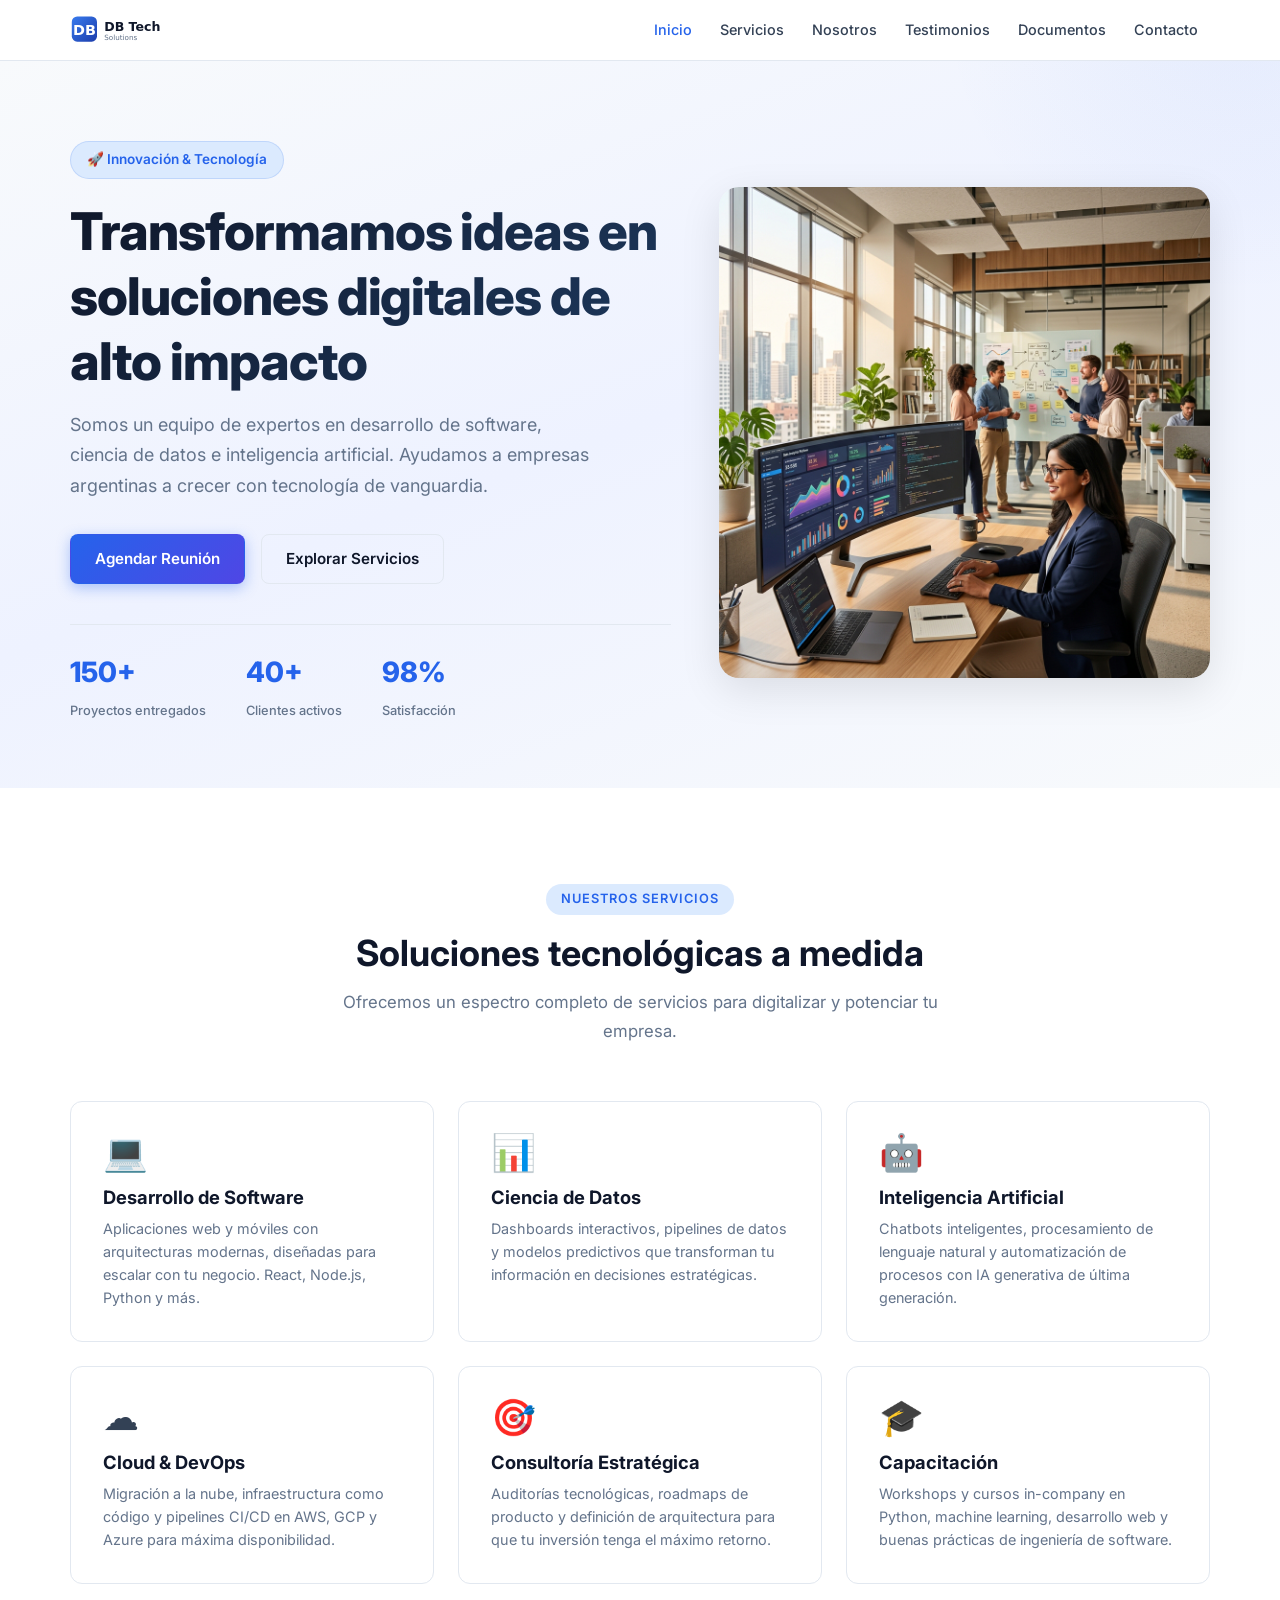
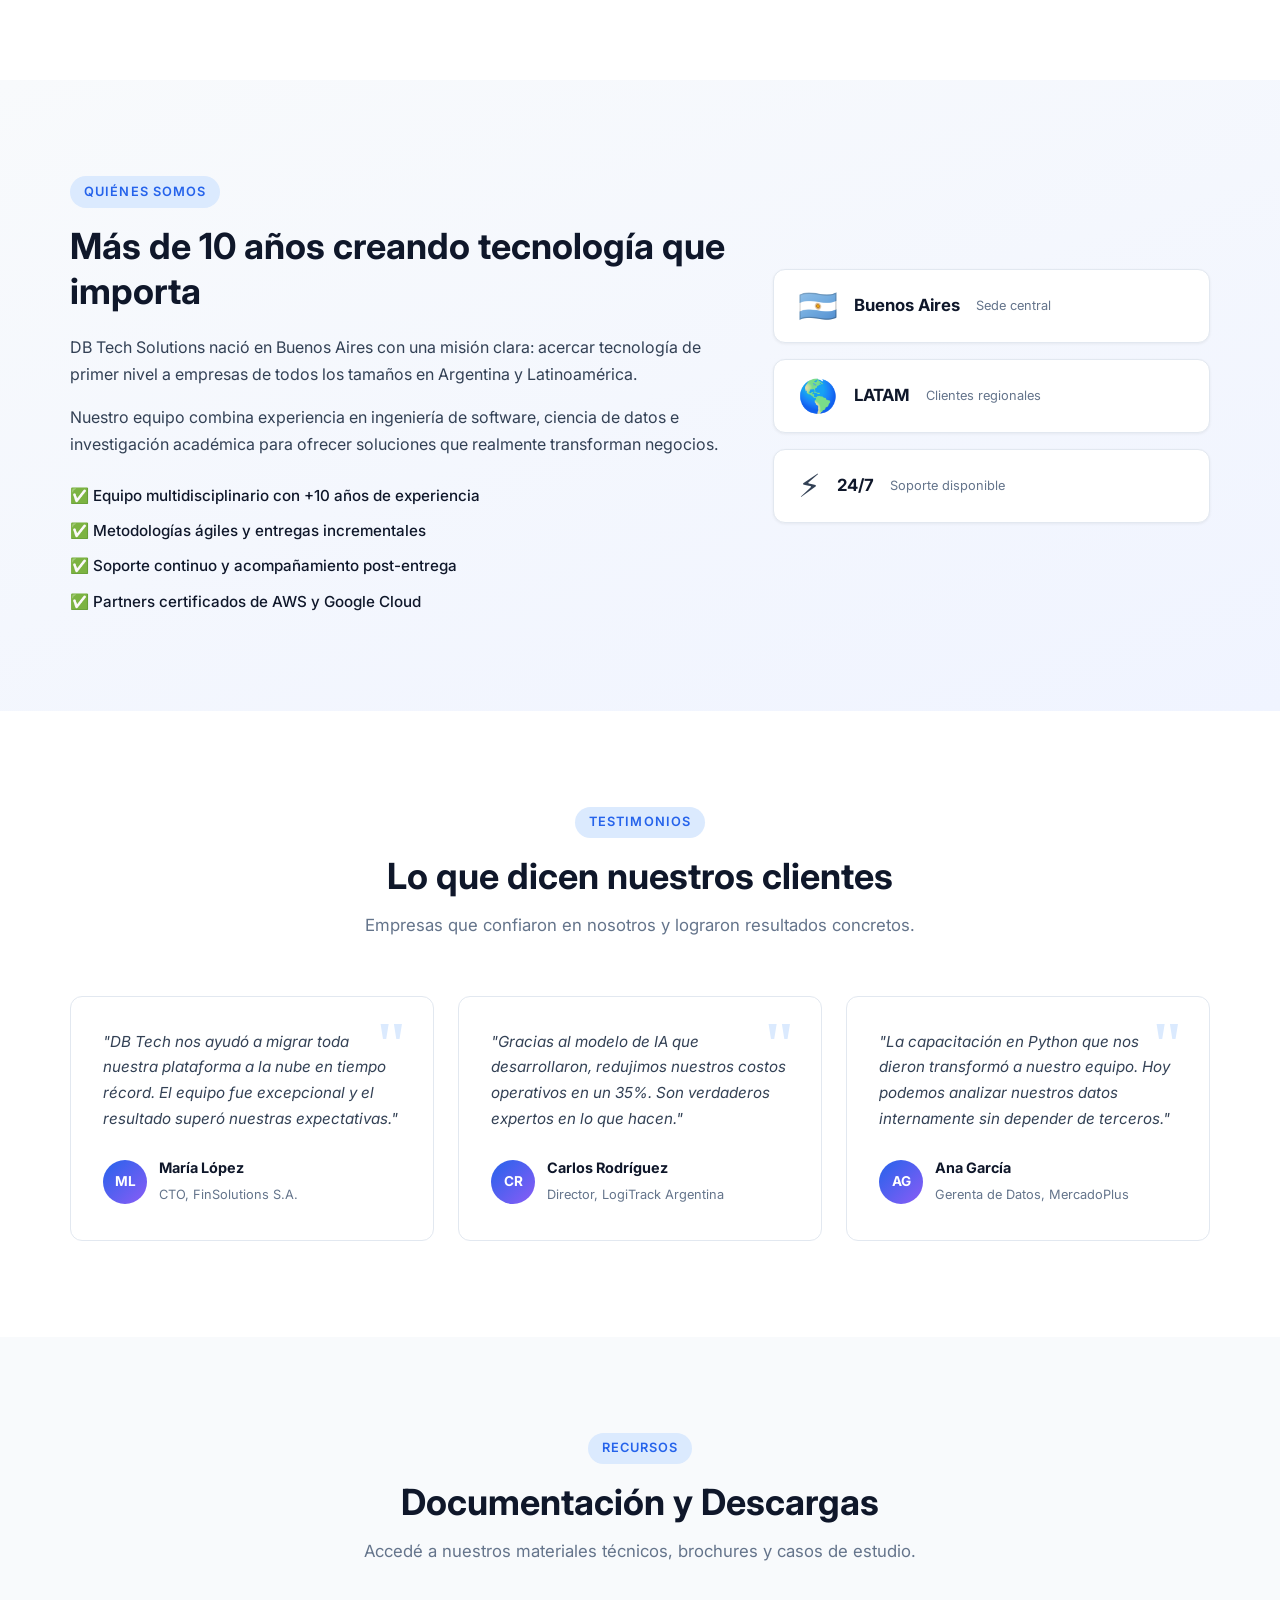
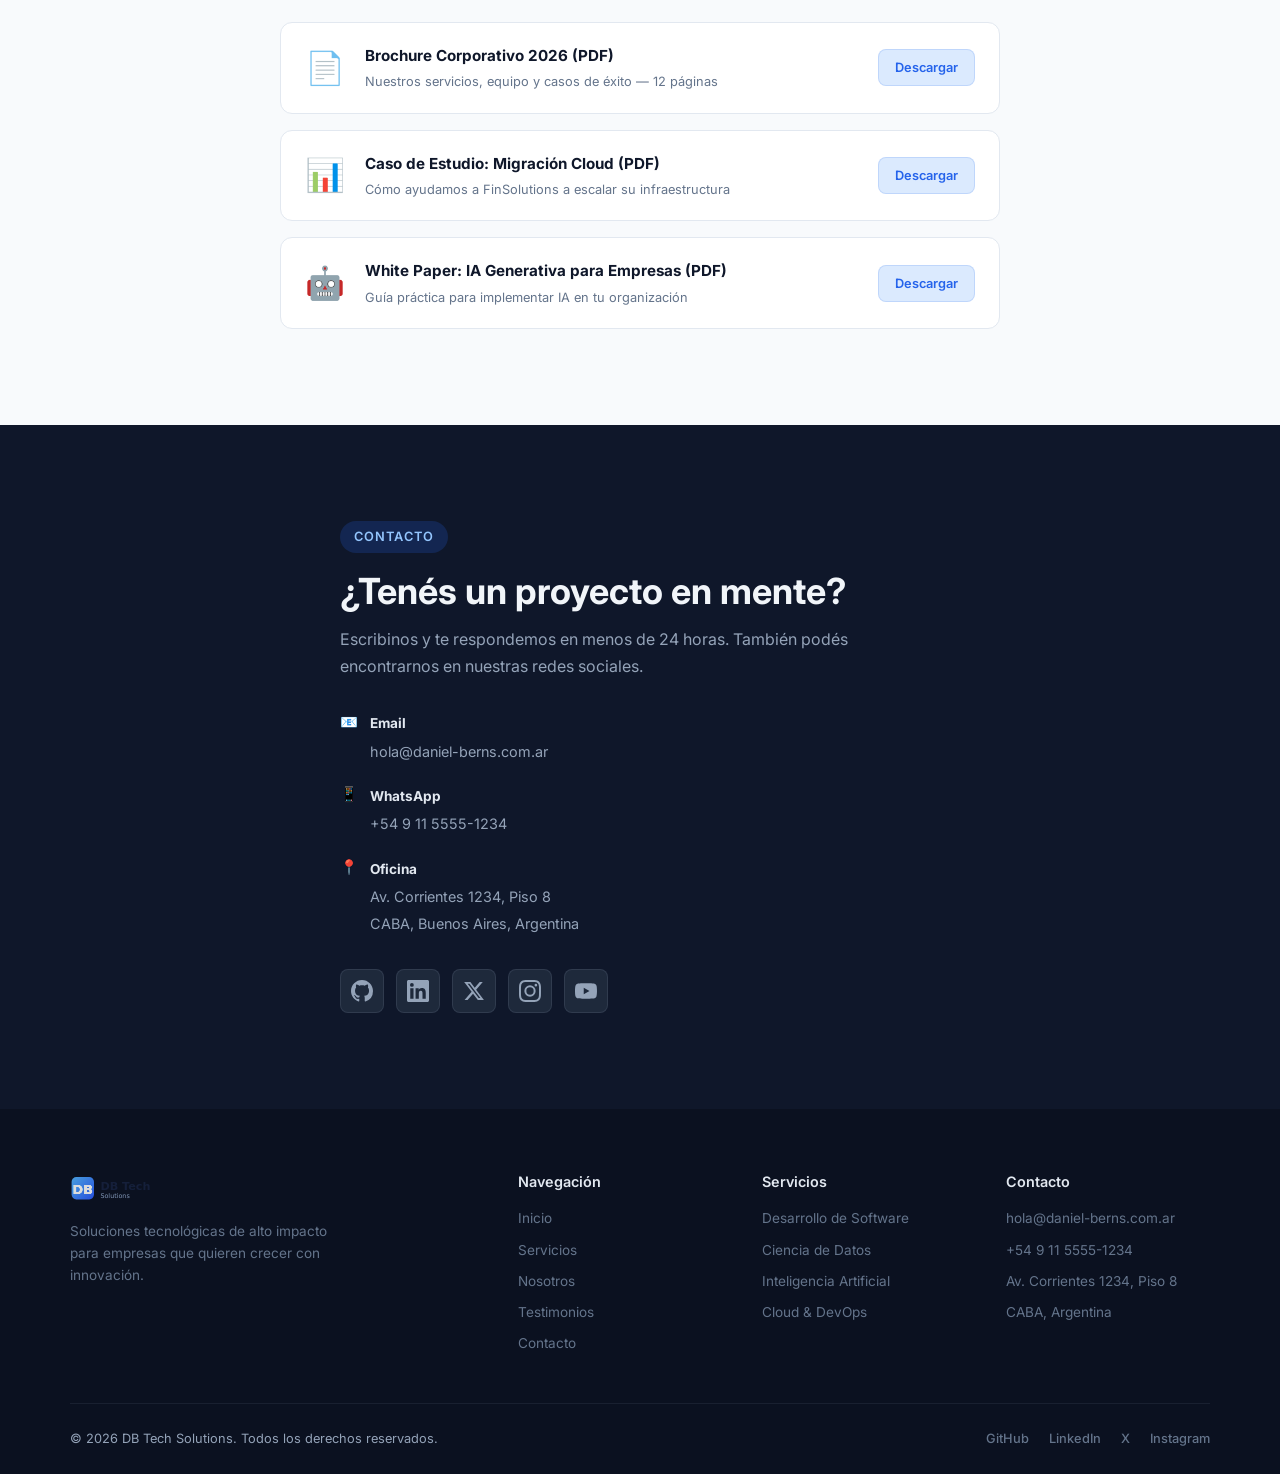
<file: index.html>
<!DOCTYPE html>
<html lang="es">
<head>
    <meta charset="UTF-8">
    <meta name="viewport" content="width=device-width, initial-scale=1.0">
    <title>DB Tech Solutions | Consultoría Tecnológica en Buenos Aires</title>
    <meta name="description" content="Soluciones de software a medida, consultoría en datos e inteligencia artificial para empresas argentinas. Transformá tu negocio con tecnología.">

    <!-- Open Graph / WhatsApp / Social Media Meta Tags -->
    <meta property="og:type" content="website">
    <meta property="og:url" content="https://www.daniel-berns.com.ar/">
    <meta property="og:title" content="DB Tech Solutions | Consultoría Tecnológica">
    <meta property="og:description" content="Desarrollo de software, análisis de datos e IA para empresas que quieren crecer con tecnología.">
    <meta property="og:image" content="https://www.daniel-berns.com.ar/assets/images/og-image.png">
    <meta property="og:image:width" content="1200">
    <meta property="og:image:height" content="630">
    <meta property="og:locale" content="es_AR">
    <meta property="og:site_name" content="DB Tech Solutions">

    <!-- Twitter Card Meta Tags -->
    <meta name="twitter:card" content="summary_large_image">
    <meta name="twitter:title" content="DB Tech Solutions | Consultoría Tecnológica">
    <meta name="twitter:description" content="Desarrollo de software, análisis de datos e IA para empresas argentinas.">
    <meta name="twitter:image" content="https://www.daniel-berns.com.ar/assets/images/og-image.png">

    <!-- Favicons -->
    <link rel="icon" href="assets/images/favicon.png" type="image/png">
    <link rel="icon" href="assets/images/favicon.svg" type="image/svg+xml">

    <!-- Google Fonts: Inter -->
    <link rel="preconnect" href="https://fonts.googleapis.com">
    <link rel="preconnect" href="https://fonts.gstatic.com" crossorigin>
    <link href="https://fonts.googleapis.com/css2?family=Inter:wght@400;500;600;700;800&display=swap" rel="stylesheet">

    <!-- Stylesheet -->
    <link rel="stylesheet" href="assets/css/style.css">

    <!-- JavaScript (Deferred) -->
    <script src="assets/js/main.js" defer></script>
</head>
<body>

    <!-- Header / Nav -->
    <header class="site-header" id="site-header">
        <div class="container">
            <a href="#" class="logo" aria-label="DB Tech Solutions — Inicio">
                <img src="assets/images/logo.svg" alt="DB Tech Solutions" width="180" height="40">
            </a>

            <!-- Mobile menu toggle -->
            <button class="nav-toggle" id="nav-toggle" aria-label="Abrir menú" aria-expanded="false">
                <span class="hamburger"></span>
            </button>

            <nav class="main-nav" id="main-nav">
                <ul>
                    <li><a href="#inicio">Inicio</a></li>
                    <li><a href="#servicios">Servicios</a></li>
                    <li><a href="#nosotros">Nosotros</a></li>
                    <li><a href="#testimonios">Testimonios</a></li>
                    <li><a href="#recursos">Documentos</a></li>
                    <li><a href="#contacto">Contacto</a></li>
                </ul>
            </nav>
        </div>
    </header>

    <main>
        <!-- Hero Section -->
        <section id="inicio" class="hero-section">
            <div class="container hero-content">
                <div class="hero-text">
                    <span class="hero-badge">🚀 Innovación & Tecnología</span>
                    <h1>Transformamos ideas en soluciones digitales de alto impacto</h1>
                    <p>Somos un equipo de expertos en desarrollo de software, ciencia de datos e inteligencia artificial. Ayudamos a empresas argentinas a crecer con tecnología de vanguardia.</p>
                    <div class="hero-actions">
                        <a href="#contacto" class="btn btn-primary">Agendar Reunión</a>
                        <a href="#servicios" class="btn btn-outline">Explorar Servicios</a>
                    </div>
                    <div class="hero-stats">
                        <div class="stat">
                            <strong>150+</strong>
                            <span>Proyectos entregados</span>
                        </div>
                        <div class="stat">
                            <strong>40+</strong>
                            <span>Clientes activos</span>
                        </div>
                        <div class="stat">
                            <strong>98%</strong>
                            <span>Satisfacción</span>
                        </div>
                    </div>
                </div>
                <div class="hero-media">
                    <img src="assets/images/og-image.png" alt="Equipo de DB Tech Solutions trabajando en un proyecto" width="600" height="400" loading="eager">
                </div>
            </div>
        </section>

        <!-- Services / Features Section -->
        <section id="servicios" class="features-section">
            <div class="container">
                <div class="section-header">
                    <span class="section-tag">Nuestros Servicios</span>
                    <h2>Soluciones tecnológicas a medida</h2>
                    <p class="section-desc">Ofrecemos un espectro completo de servicios para digitalizar y potenciar tu empresa.</p>
                </div>
                <div class="features-grid">
                    <article class="feature-card" id="feature-software">
                        <div class="feature-icon">💻</div>
                        <h3>Desarrollo de Software</h3>
                        <p>Aplicaciones web y móviles con arquitecturas modernas, diseñadas para escalar con tu negocio. React, Node.js, Python y más.</p>
                    </article>
                    <article class="feature-card" id="feature-data">
                        <div class="feature-icon">📊</div>
                        <h3>Ciencia de Datos</h3>
                        <p>Dashboards interactivos, pipelines de datos y modelos predictivos que transforman tu información en decisiones estratégicas.</p>
                    </article>
                    <article class="feature-card" id="feature-ai">
                        <div class="feature-icon">🤖</div>
                        <h3>Inteligencia Artificial</h3>
                        <p>Chatbots inteligentes, procesamiento de lenguaje natural y automatización de procesos con IA generativa de última generación.</p>
                    </article>
                    <article class="feature-card" id="feature-cloud">
                        <div class="feature-icon">☁️</div>
                        <h3>Cloud & DevOps</h3>
                        <p>Migración a la nube, infraestructura como código y pipelines CI/CD en AWS, GCP y Azure para máxima disponibilidad.</p>
                    </article>
                    <article class="feature-card" id="feature-consulting">
                        <div class="feature-icon">🎯</div>
                        <h3>Consultoría Estratégica</h3>
                        <p>Auditorías tecnológicas, roadmaps de producto y definición de arquitectura para que tu inversión tenga el máximo retorno.</p>
                    </article>
                    <article class="feature-card" id="feature-training">
                        <div class="feature-icon">🎓</div>
                        <h3>Capacitación</h3>
                        <p>Workshops y cursos in-company en Python, machine learning, desarrollo web y buenas prácticas de ingeniería de software.</p>
                    </article>
                </div>
            </div>
        </section>

        <!-- About Section -->
        <section id="nosotros" class="about-section">
            <div class="container about-content">
                <div class="about-text">
                    <span class="section-tag">Quiénes Somos</span>
                    <h2>Más de 10 años creando tecnología que importa</h2>
                    <p>DB Tech Solutions nació en Buenos Aires con una misión clara: acercar tecnología de primer nivel a empresas de todos los tamaños en Argentina y Latinoamérica.</p>
                    <p>Nuestro equipo combina experiencia en ingeniería de software, ciencia de datos e investigación académica para ofrecer soluciones que realmente transforman negocios.</p>
                    <ul class="about-list">
                        <li>✅ Equipo multidisciplinario con +10 años de experiencia</li>
                        <li>✅ Metodologías ágiles y entregas incrementales</li>
                        <li>✅ Soporte continuo y acompañamiento post-entrega</li>
                        <li>✅ Partners certificados de AWS y Google Cloud</li>
                    </ul>
                </div>
                <div class="about-visual">
                    <div class="about-card-stack">
                        <div class="mini-card mc-1">
                            <span class="mc-emoji">🇦🇷</span>
                            <strong>Buenos Aires</strong>
                            <span>Sede central</span>
                        </div>
                        <div class="mini-card mc-2">
                            <span class="mc-emoji">🌎</span>
                            <strong>LATAM</strong>
                            <span>Clientes regionales</span>
                        </div>
                        <div class="mini-card mc-3">
                            <span class="mc-emoji">⚡</span>
                            <strong>24/7</strong>
                            <span>Soporte disponible</span>
                        </div>
                    </div>
                </div>
            </div>
        </section>

        <!-- Testimonials Section -->
        <section id="testimonios" class="testimonials-section">
            <div class="container">
                <div class="section-header">
                    <span class="section-tag">Testimonios</span>
                    <h2>Lo que dicen nuestros clientes</h2>
                    <p class="section-desc">Empresas que confiaron en nosotros y lograron resultados concretos.</p>
                </div>
                <div class="testimonials-grid">
                    <blockquote class="testimonial-card" id="testimonial-1">
                        <p class="testimonial-text">"DB Tech nos ayudó a migrar toda nuestra plataforma a la nube en tiempo récord. El equipo fue excepcional y el resultado superó nuestras expectativas."</p>
                        <footer class="testimonial-author">
                            <div class="author-avatar">ML</div>
                            <div>
                                <strong>María López</strong>
                                <span>CTO, FinSolutions S.A.</span>
                            </div>
                        </footer>
                    </blockquote>
                    <blockquote class="testimonial-card" id="testimonial-2">
                        <p class="testimonial-text">"Gracias al modelo de IA que desarrollaron, redujimos nuestros costos operativos en un 35%. Son verdaderos expertos en lo que hacen."</p>
                        <footer class="testimonial-author">
                            <div class="author-avatar">CR</div>
                            <div>
                                <strong>Carlos Rodríguez</strong>
                                <span>Director, LogiTrack Argentina</span>
                            </div>
                        </footer>
                    </blockquote>
                    <blockquote class="testimonial-card" id="testimonial-3">
                        <p class="testimonial-text">"La capacitación en Python que nos dieron transformó a nuestro equipo. Hoy podemos analizar nuestros datos internamente sin depender de terceros."</p>
                        <footer class="testimonial-author">
                            <div class="author-avatar">AG</div>
                            <div>
                                <strong>Ana García</strong>
                                <span>Gerenta de Datos, MercadoPlus</span>
                            </div>
                        </footer>
                    </blockquote>
                </div>
            </div>
        </section>

        <!-- Downloads / PDFs Section -->
        <section id="recursos" class="resources-section">
            <div class="container">
                <div class="section-header">
                    <span class="section-tag">Recursos</span>
                    <h2>Documentación y Descargas</h2>
                    <p class="section-desc">Accedé a nuestros materiales técnicos, brochures y casos de estudio.</p>
                </div>

                <div class="resources-list">
                    <a href="docs/pdf/documento-ejemplo.pdf" class="resource-item" download target="_blank" rel="noopener" id="resource-brochure">
                        <span class="file-icon">📄</span>
                        <div class="file-info">
                            <strong>Brochure Corporativo 2026 (PDF)</strong>
                            <small>Nuestros servicios, equipo y casos de éxito — 12 páginas</small>
                        </div>
                        <span class="download-btn">Descargar</span>
                    </a>
                    <a href="docs/pdf/documento-ejemplo.pdf" class="resource-item" download target="_blank" rel="noopener" id="resource-casestudy">
                        <span class="file-icon">📊</span>
                        <div class="file-info">
                            <strong>Caso de Estudio: Migración Cloud (PDF)</strong>
                            <small>Cómo ayudamos a FinSolutions a escalar su infraestructura</small>
                        </div>
                        <span class="download-btn">Descargar</span>
                    </a>
                    <a href="docs/pdf/documento-ejemplo.pdf" class="resource-item" download target="_blank" rel="noopener" id="resource-whitepaper">
                        <span class="file-icon">🤖</span>
                        <div class="file-info">
                            <strong>White Paper: IA Generativa para Empresas (PDF)</strong>
                            <small>Guía práctica para implementar IA en tu organización</small>
                        </div>
                        <span class="download-btn">Descargar</span>
                    </a>
                </div>
            </div>
        </section>

        <!-- Contact Section -->
        <section id="contacto" class="contact-section">
            <div class="container">
                <div class="contact-wrapper">
                    <div class="contact-info">
                        <span class="section-tag">Contacto</span>
                        <h2>¿Tenés un proyecto en mente?</h2>
                        <p>Escribinos y te respondemos en menos de 24 horas. También podés encontrarnos en nuestras redes sociales.</p>

                        <div class="contact-details">
                            <div class="contact-item">
                                <span class="contact-icon">📧</span>
                                <div>
                                    <strong>Email</strong>
                                    <a href="mailto:hola@daniel-berns.com.ar">hola@daniel-berns.com.ar</a>
                                </div>
                            </div>
                            <div class="contact-item">
                                <span class="contact-icon">📱</span>
                                <div>
                                    <strong>WhatsApp</strong>
                                    <a href="https://wa.me/5491155551234" target="_blank" rel="noopener">+54 9 11 5555-1234</a>
                                </div>
                            </div>
                            <div class="contact-item">
                                <span class="contact-icon">📍</span>
                                <div>
                                    <strong>Oficina</strong>
                                    <span>Av. Corrientes 1234, Piso 8<br>CABA, Buenos Aires, Argentina</span>
                                </div>
                            </div>
                        </div>

                        <!-- Social Links -->
                        <div class="social-links">
                            <a href="https://github.com/DanielBerns" target="_blank" rel="noopener" aria-label="GitHub" class="social-link" id="social-github">
                                <svg viewBox="0 0 24 24" fill="currentColor" width="22" height="22"><path d="M12 0C5.37 0 0 5.37 0 12c0 5.31 3.435 9.795 8.205 11.385.6.105.825-.255.825-.57 0-.285-.015-1.23-.015-2.235-3.015.555-3.795-.735-4.035-1.41-.135-.345-.72-1.41-1.23-1.695-.42-.225-1.02-.78-.015-.795.945-.015 1.62.87 1.845 1.23 1.08 1.815 2.805 1.305 3.495.99.105-.78.42-1.305.765-1.605-2.67-.3-5.46-1.335-5.46-5.925 0-1.305.465-2.385 1.23-3.225-.12-.3-.54-1.53.12-3.18 0 0 1.005-.315 3.3 1.23.96-.27 1.98-.405 3-.405s2.04.135 3 .405c2.295-1.56 3.3-1.23 3.3-1.23.66 1.65.24 2.88.12 3.18.765.84 1.23 1.905 1.23 3.225 0 4.605-2.805 5.625-5.475 5.925.435.375.81 1.095.81 2.22 0 1.605-.015 2.895-.015 3.3 0 .315.225.69.825.57A12.02 12.02 0 0 0 24 12c0-6.63-5.37-12-12-12z"/></svg>
                            </a>
                            <a href="https://linkedin.com/in/danielberns" target="_blank" rel="noopener" aria-label="LinkedIn" class="social-link" id="social-linkedin">
                                <svg viewBox="0 0 24 24" fill="currentColor" width="22" height="22"><path d="M20.447 20.452h-3.554v-5.569c0-1.328-.027-3.037-1.852-3.037-1.853 0-2.136 1.445-2.136 2.939v5.667H9.351V9h3.414v1.561h.046c.477-.9 1.637-1.85 3.37-1.85 3.601 0 4.267 2.37 4.267 5.455v6.286zM5.337 7.433a2.062 2.062 0 0 1-2.063-2.065 2.064 2.064 0 1 1 2.063 2.065zm1.782 13.019H3.555V9h3.564v11.452zM22.225 0H1.771C.792 0 0 .774 0 1.729v20.542C0 23.227.792 24 1.771 24h20.451C23.2 24 24 23.227 24 22.271V1.729C24 .774 23.2 0 22.222 0h.003z"/></svg>
                            </a>
                            <a href="https://twitter.com/danielberns" target="_blank" rel="noopener" aria-label="X (Twitter)" class="social-link" id="social-twitter">
                                <svg viewBox="0 0 24 24" fill="currentColor" width="22" height="22"><path d="M18.244 2.25h3.308l-7.227 8.26 8.502 11.24H16.17l-5.214-6.817L4.99 21.75H1.68l7.73-8.835L1.254 2.25H8.08l4.713 6.231zm-1.161 17.52h1.833L7.084 4.126H5.117z"/></svg>
                            </a>
                            <a href="https://instagram.com/dbtechsolutions" target="_blank" rel="noopener" aria-label="Instagram" class="social-link" id="social-instagram">
                                <svg viewBox="0 0 24 24" fill="currentColor" width="22" height="22"><path d="M12 2.163c3.204 0 3.584.012 4.85.07 3.252.148 4.771 1.691 4.919 4.919.058 1.265.069 1.645.069 4.849 0 3.205-.012 3.584-.069 4.849-.149 3.225-1.664 4.771-4.919 4.919-1.266.058-1.644.07-4.85.07-3.204 0-3.584-.012-4.849-.07-3.26-.149-4.771-1.699-4.919-4.92-.058-1.265-.07-1.644-.07-4.849 0-3.204.013-3.583.07-4.849.149-3.227 1.664-4.771 4.919-4.919 1.266-.057 1.645-.069 4.849-.069zM12 0C8.741 0 8.333.014 7.053.072 2.695.272.273 2.69.073 7.052.014 8.333 0 8.741 0 12c0 3.259.014 3.668.072 4.948.2 4.358 2.618 6.78 6.98 6.98C8.333 23.986 8.741 24 12 24c3.259 0 3.668-.014 4.948-.072 4.354-.2 6.782-2.618 6.979-6.98.059-1.28.073-1.689.073-4.948 0-3.259-.014-3.667-.072-4.947-.196-4.354-2.617-6.78-6.979-6.98C15.668.014 15.259 0 12 0zm0 5.838a6.162 6.162 0 1 0 0 12.324 6.162 6.162 0 0 0 0-12.324zM12 16a4 4 0 1 1 0-8 4 4 0 0 1 0 8zm6.406-11.845a1.44 1.44 0 1 0 0 2.881 1.44 1.44 0 0 0 0-2.881z"/></svg>
                            </a>
                            <a href="https://youtube.com/@dbtechsolutions" target="_blank" rel="noopener" aria-label="YouTube" class="social-link" id="social-youtube">
                                <svg viewBox="0 0 24 24" fill="currentColor" width="22" height="22"><path d="M23.498 6.186a3.016 3.016 0 0 0-2.122-2.136C19.505 3.545 12 3.545 12 3.545s-7.505 0-9.377.505A3.017 3.017 0 0 0 .502 6.186C0 8.07 0 12 0 12s0 3.93.502 5.814a3.016 3.016 0 0 0 2.122 2.136c1.871.505 9.376.505 9.376.505s7.505 0 9.377-.505a3.015 3.015 0 0 0 2.122-2.136C24 15.93 24 12 24 12s0-3.93-.502-5.814zM9.545 15.568V8.432L15.818 12l-6.273 3.568z"/></svg>
                            </a>
                        </div>
                    </div>
            </div>
        </section>
    </main>

    <!-- Footer -->
    <footer class="site-footer">
        <div class="container">
            <div class="footer-grid">
                <div class="footer-brand">
                    <img src="assets/images/logo.svg" alt="DB Tech Solutions" width="160" height="36" class="footer-logo">
                    <p>Soluciones tecnológicas de alto impacto para empresas que quieren crecer con innovación.</p>
                </div>
                <div class="footer-links">
                    <h4>Navegación</h4>
                    <ul>
                        <li><a href="#inicio">Inicio</a></li>
                        <li><a href="#servicios">Servicios</a></li>
                        <li><a href="#nosotros">Nosotros</a></li>
                        <li><a href="#testimonios">Testimonios</a></li>
                        <li><a href="#contacto">Contacto</a></li>
                    </ul>
                </div>
                <div class="footer-links">
                    <h4>Servicios</h4>
                    <ul>
                        <li><a href="#feature-software">Desarrollo de Software</a></li>
                        <li><a href="#feature-data">Ciencia de Datos</a></li>
                        <li><a href="#feature-ai">Inteligencia Artificial</a></li>
                        <li><a href="#feature-cloud">Cloud & DevOps</a></li>
                    </ul>
                </div>
                <div class="footer-links">
                    <h4>Contacto</h4>
                    <ul>
                        <li><a href="mailto:hola@daniel-berns.com.ar">hola@daniel-berns.com.ar</a></li>
                        <li><a href="https://wa.me/5491155551234" target="_blank" rel="noopener">+54 9 11 5555-1234</a></li>
                        <li>Av. Corrientes 1234, Piso 8</li>
                        <li>CABA, Argentina</li>
                    </ul>
                </div>
            </div>
            <div class="footer-bottom">
                <p>&copy; 2026 DB Tech Solutions. Todos los derechos reservados.</p>
                <div class="footer-social">
                    <a href="https://github.com/DanielBerns" target="_blank" rel="noopener" aria-label="GitHub">GitHub</a>
                    <a href="https://linkedin.com/in/danielberns" target="_blank" rel="noopener" aria-label="LinkedIn">LinkedIn</a>
                    <a href="https://twitter.com/danielberns" target="_blank" rel="noopener" aria-label="X">X</a>
                    <a href="https://instagram.com/dbtechsolutions" target="_blank" rel="noopener" aria-label="Instagram">Instagram</a>
                </div>
            </div>
        </div>
    </footer>

</body>
</html>
</file>
<file: assets/css/style.css>
/* ==========================================================================
 *  1. CSS Variables & Design Tokens
 *  ========================================================================== */
:root {
    /* Color Palette — curated deep blue + warm accents */
    --primary: #2563eb;
    --primary-hover: #1d4ed8;
    --primary-light: #dbeafe;
    --primary-glow: rgba(37, 99, 235, 0.15);
    --accent: #8b5cf6;
    --accent-light: #ede9fe;
    --text-dark: #0f172a;
    --text-body: #334155;
    --text-muted: #64748b;
    --bg-white: #ffffff;
    --bg-light: #f8fafc;
    --bg-dark: #0f172a;
    --bg-dark-card: #1e293b;
    --border-color: #e2e8f0;
    --border-light: #f1f5f9;
    --success: #10b981;

    /* Layout & Spacing */
    --max-width: 1140px;
    --radius: 12px;
    --radius-sm: 8px;
    --radius-lg: 20px;
    --transition: all 0.25s cubic-bezier(0.4, 0, 0.2, 1);
    --transition-slow: all 0.5s cubic-bezier(0.4, 0, 0.2, 1);
    --shadow-sm: 0 1px 3px rgba(0, 0, 0, 0.06);
    --shadow-md: 0 4px 16px rgba(0, 0, 0, 0.08);
    --shadow-lg: 0 12px 40px rgba(0, 0, 0, 0.1);
    --shadow-glow: 0 0 40px rgba(37, 99, 235, 0.15);
}

/* ==========================================================================
 *  2. Reset & Base Styles
 *  ========================================================================== */
*,
*::before,
*::after {
    box-sizing: border-box;
    margin: 0;
    padding: 0;
}

html {
    scroll-behavior: smooth;
    scroll-padding-top: 80px;
}

body {
    font-family: 'Inter', system-ui, -apple-system, BlinkMacSystemFont, "Segoe UI", Roboto, sans-serif;
    line-height: 1.7;
    color: var(--text-body);
    background-color: var(--bg-white);
    -webkit-font-smoothing: antialiased;
    -moz-osx-font-smoothing: grayscale;
    overflow-x: hidden;
}

img {
    max-width: 100%;
    height: auto;
    display: block;
}

a {
    color: var(--primary);
    text-decoration: none;
    transition: var(--transition);
}

a:hover {
    color: var(--primary-hover);
}

h1, h2, h3, h4 {
    color: var(--text-dark);
    line-height: 1.25;
    font-weight: 700;
}

/* Reusable Layout Container */
.container {
    width: 90%;
    max-width: var(--max-width);
    margin: 0 auto;
}

/* Section shared styles */
.section-header {
    text-align: center;
    max-width: 640px;
    margin: 0 auto 3.5rem;
}

.section-tag {
    display: inline-block;
    font-size: 0.8rem;
    font-weight: 600;
    text-transform: uppercase;
    letter-spacing: 0.08em;
    color: var(--primary);
    background: var(--primary-light);
    padding: 0.3rem 0.9rem;
    border-radius: 50px;
    margin-bottom: 1rem;
}

.section-header h2 {
    font-size: clamp(1.75rem, 3vw, 2.25rem);
    margin-bottom: 0.75rem;
}

.section-desc {
    color: var(--text-muted);
    font-size: 1.05rem;
}

/* ==========================================================================
 *  3. Header & Navigation
 *  ========================================================================== */
.site-header {
    position: sticky;
    top: 0;
    background-color: rgba(255, 255, 255, 0.85);
    backdrop-filter: blur(16px) saturate(180%);
    -webkit-backdrop-filter: blur(16px) saturate(180%);
    border-bottom: 1px solid var(--border-color);
    z-index: 100;
    padding: 0.75rem 0;
    transition: var(--transition);
}

.site-header.scrolled {
    box-shadow: var(--shadow-sm);
}

.site-header .container {
    display: flex;
    align-items: center;
    justify-content: space-between;
    gap: 1rem;
}

.logo img {
    display: block;
}

.main-nav ul {
    display: flex;
    list-style: none;
    gap: 0.25rem;
    align-items: center;
}

.main-nav a {
    text-decoration: none;
    color: var(--text-body);
    font-weight: 500;
    font-size: 0.9rem;
    padding: 0.5rem 0.75rem;
    border-radius: var(--radius-sm);
    transition: var(--transition);
}

.main-nav a:hover {
    color: var(--primary);
    background-color: var(--primary-light);
}

/* Hamburger button */
.nav-toggle {
    display: none;
    background: none;
    border: none;
    cursor: pointer;
    padding: 0.5rem;
    z-index: 200;
}

.hamburger,
.hamburger::before,
.hamburger::after {
    display: block;
    width: 24px;
    height: 2px;
    background-color: var(--text-dark);
    border-radius: 2px;
    transition: var(--transition);
}

.hamburger {
    position: relative;
}

.hamburger::before,
.hamburger::after {
    content: '';
    position: absolute;
    left: 0;
}

.hamburger::before {
    top: -7px;
}

.hamburger::after {
    top: 7px;
}

.nav-toggle[aria-expanded="true"] .hamburger {
    background: transparent;
}

.nav-toggle[aria-expanded="true"] .hamburger::before {
    top: 0;
    transform: rotate(45deg);
}

.nav-toggle[aria-expanded="true"] .hamburger::after {
    top: 0;
    transform: rotate(-45deg);
}

/* ==========================================================================
 *  4. Buttons
 *  ========================================================================== */
.btn {
    display: inline-flex;
    align-items: center;
    justify-content: center;
    padding: 0.7rem 1.5rem;
    border-radius: var(--radius-sm);
    font-weight: 600;
    font-size: 0.95rem;
    text-decoration: none;
    transition: var(--transition);
    cursor: pointer;
    border: 1px solid transparent;
    gap: 0.5rem;
}

.btn-sm {
    padding: 0.5rem 1rem;
    font-size: 0.85rem;
}

.btn-primary {
    background: linear-gradient(135deg, var(--primary), #4f46e5);
    color: #ffffff;
    box-shadow: 0 4px 14px rgba(37, 99, 235, 0.35);
}

.btn-primary:hover {
    background: linear-gradient(135deg, var(--primary-hover), #4338ca);
    box-shadow: 0 6px 20px rgba(37, 99, 235, 0.45);
    transform: translateY(-1px);
    color: #ffffff;
}

.btn-secondary {
    background: linear-gradient(135deg, var(--primary), #4f46e5);
    color: #ffffff;
}

.btn-secondary:hover {
    background: linear-gradient(135deg, var(--primary-hover), #4338ca);
    color: #ffffff;
    transform: translateY(-1px);
}

.btn-outline {
    border-color: var(--border-color);
    color: var(--text-dark);
    background-color: transparent;
}

.btn-outline:hover {
    background-color: var(--bg-light);
    border-color: #cbd5e1;
    color: var(--text-dark);
}

.btn-full {
    width: 100%;
}

/* ==========================================================================
 *  5. Hero Section
 *  ========================================================================== */
.hero-section {
    padding: 5rem 0 4rem;
    background: linear-gradient(160deg, var(--bg-light) 0%, #eef2ff 50%, var(--bg-light) 100%);
    position: relative;
    overflow: hidden;
}

.hero-section::before {
    content: '';
    position: absolute;
    top: -50%;
    right: -20%;
    width: 600px;
    height: 600px;
    background: radial-gradient(circle, rgba(37, 99, 235, 0.06) 0%, transparent 70%);
    border-radius: 50%;
    pointer-events: none;
}

.hero-content {
    display: grid;
    grid-template-columns: 1fr;
    gap: 3rem;
    align-items: center;
}

.hero-badge {
    display: inline-block;
    font-size: 0.85rem;
    font-weight: 600;
    color: var(--primary);
    background: var(--primary-light);
    padding: 0.4rem 1rem;
    border-radius: 50px;
    margin-bottom: 1.25rem;
    border: 1px solid rgba(37, 99, 235, 0.15);
}

.hero-text h1 {
    font-size: clamp(2.25rem, 5vw, 3.25rem);
    font-weight: 800;
    margin-bottom: 1rem;
    letter-spacing: -0.02em;
    background: linear-gradient(135deg, var(--text-dark), #1e3a5f);
    -webkit-background-clip: text;
    -webkit-text-fill-color: transparent;
    background-clip: text;
}

.hero-text p {
    font-size: 1.125rem;
    color: var(--text-muted);
    margin-bottom: 2rem;
    max-width: 520px;
}

.hero-actions {
    display: flex;
    flex-wrap: wrap;
    gap: 1rem;
    margin-bottom: 2.5rem;
}

.hero-stats {
    display: flex;
    gap: 2.5rem;
    padding-top: 1.5rem;
    border-top: 1px solid var(--border-color);
}

.hero-stats .stat strong {
    display: block;
    font-size: 1.75rem;
    font-weight: 800;
    color: var(--primary);
}

.hero-stats .stat span {
    font-size: 0.8rem;
    color: var(--text-muted);
    font-weight: 500;
}

.hero-media {
    position: relative;
}

.hero-media img {
    border-radius: var(--radius-lg);
    box-shadow: var(--shadow-lg);
    width: 100%;
    object-fit: cover;
}

/* ==========================================================================
 *  6. Features Section
 *  ========================================================================== */
.features-section {
    padding: 6rem 0;
}

.features-grid {
    display: grid;
    grid-template-columns: repeat(auto-fit, minmax(300px, 1fr));
    gap: 1.5rem;
}

.feature-card {
    padding: 2rem;
    background-color: var(--bg-white);
    border: 1px solid var(--border-color);
    border-radius: var(--radius);
    transition: var(--transition);
    position: relative;
    overflow: hidden;
}

.feature-card::after {
    content: '';
    position: absolute;
    top: 0;
    left: 0;
    right: 0;
    height: 3px;
    background: linear-gradient(90deg, var(--primary), var(--accent));
    transform: scaleX(0);
    transform-origin: left;
    transition: var(--transition-slow);
}

.feature-card:hover {
    border-color: var(--primary-light);
    box-shadow: var(--shadow-md);
    transform: translateY(-4px);
}

.feature-card:hover::after {
    transform: scaleX(1);
}

.feature-icon {
    font-size: 2.25rem;
    margin-bottom: 1rem;
    line-height: 1;
}

.feature-card h3 {
    font-size: 1.15rem;
    margin-bottom: 0.5rem;
}

.feature-card p {
    color: var(--text-muted);
    font-size: 0.9rem;
    line-height: 1.6;
}

/* ==========================================================================
 *  7. About Section
 *  ========================================================================== */
.about-section {
    padding: 6rem 0;
    background: linear-gradient(160deg, var(--bg-light), #f0f4ff);
}

.about-content {
    display: grid;
    grid-template-columns: 1fr;
    gap: 3rem;
    align-items: center;
}

.about-text .section-tag {
    margin-bottom: 1rem;
}

.about-text h2 {
    font-size: clamp(1.75rem, 3vw, 2.25rem);
    margin-bottom: 1.25rem;
}

.about-text p {
    margin-bottom: 1rem;
    color: var(--text-body);
}

.about-list {
    list-style: none;
    margin-top: 1.5rem;
    display: flex;
    flex-direction: column;
    gap: 0.6rem;
}

.about-list li {
    font-size: 0.95rem;
    font-weight: 500;
    color: var(--text-dark);
}

.about-card-stack {
    display: flex;
    flex-direction: column;
    gap: 1rem;
}

.mini-card {
    padding: 1.25rem 1.5rem;
    background: var(--bg-white);
    border: 1px solid var(--border-color);
    border-radius: var(--radius);
    display: flex;
    align-items: center;
    gap: 1rem;
    box-shadow: var(--shadow-sm);
    transition: var(--transition);
}

.mini-card:hover {
    transform: translateX(6px);
    box-shadow: var(--shadow-md);
}

.mc-emoji {
    font-size: 2rem;
    line-height: 1;
}

.mini-card strong {
    display: block;
    color: var(--text-dark);
    font-size: 1.05rem;
}

.mini-card span:last-child {
    font-size: 0.8rem;
    color: var(--text-muted);
}

/* ==========================================================================
 *  8. Testimonials Section
 *  ========================================================================== */
.testimonials-section {
    padding: 6rem 0;
}

.testimonials-grid {
    display: grid;
    grid-template-columns: repeat(auto-fit, minmax(300px, 1fr));
    gap: 1.5rem;
}

.testimonial-card {
    padding: 2rem;
    background: var(--bg-white);
    border: 1px solid var(--border-color);
    border-radius: var(--radius);
    position: relative;
    transition: var(--transition);
}

.testimonial-card:hover {
    box-shadow: var(--shadow-md);
    transform: translateY(-2px);
}

.testimonial-card::before {
    content: '"';
    position: absolute;
    top: 1rem;
    right: 1.5rem;
    font-size: 4rem;
    font-weight: 800;
    color: var(--primary-light);
    line-height: 1;
    font-family: Georgia, serif;
}

.testimonial-text {
    font-size: 0.95rem;
    color: var(--text-body);
    font-style: italic;
    margin-bottom: 1.5rem;
    line-height: 1.7;
    position: relative;
    z-index: 1;
}

.testimonial-author {
    display: flex;
    align-items: center;
    gap: 0.75rem;
}

.author-avatar {
    width: 44px;
    height: 44px;
    border-radius: 50%;
    background: linear-gradient(135deg, var(--primary), var(--accent));
    color: #fff;
    font-weight: 700;
    font-size: 0.85rem;
    display: flex;
    align-items: center;
    justify-content: center;
    flex-shrink: 0;
}

.testimonial-author strong {
    display: block;
    font-size: 0.9rem;
    color: var(--text-dark);
}

.testimonial-author span {
    font-size: 0.8rem;
    color: var(--text-muted);
}

/* ==========================================================================
 *  9. Resources & Downloads Section (PDFs)
 *  ========================================================================== */
.resources-section {
    padding: 6rem 0;
    background-color: var(--bg-light);
}

.resources-list {
    display: flex;
    flex-direction: column;
    gap: 1rem;
    max-width: 720px;
    margin: 0 auto;
}

.resource-item {
    display: flex;
    align-items: center;
    gap: 1.25rem;
    padding: 1.25rem 1.5rem;
    background-color: var(--bg-white);
    border: 1px solid var(--border-color);
    border-radius: var(--radius);
    text-decoration: none;
    color: inherit;
    transition: var(--transition);
}

.resource-item:hover {
    border-color: var(--primary);
    box-shadow: 0 4px 16px rgba(37, 99, 235, 0.1);
    transform: translateY(-2px);
    color: inherit;
}

.file-icon {
    font-size: 2rem;
    line-height: 1;
}

.file-info {
    flex: 1;
    display: flex;
    flex-direction: column;
}

.file-info strong {
    color: var(--text-dark);
    font-size: 0.95rem;
}

.file-info small {
    color: var(--text-muted);
    font-size: 0.8rem;
    margin-top: 0.15rem;
}

.download-btn {
    padding: 0.4rem 1rem;
    background: var(--primary-light);
    border: 1px solid rgba(37, 99, 235, 0.15);
    border-radius: var(--radius-sm);
    font-size: 0.8rem;
    font-weight: 600;
    color: var(--primary);
    transition: var(--transition);
    white-space: nowrap;
}

.resource-item:hover .download-btn {
    background: var(--primary);
    color: #fff;
    border-color: var(--primary);
}

/* ==========================================================================
 *  10. Contact Section
 *  ========================================================================== */
.contact-section {
    padding: 6rem 0;
    background: var(--bg-dark);
    color: #cbd5e1;
}

.contact-wrapper {
    max-width: 600px;
    margin: 0 auto;
}

.contact-info .section-tag {
    background: rgba(37, 99, 235, 0.2);
    color: #93c5fd;
}

.contact-info h2 {
    color: #f1f5f9;
    font-size: clamp(1.75rem, 3vw, 2.25rem);
    margin-bottom: 0.75rem;
}

.contact-info > p {
    color: #94a3b8;
    margin-bottom: 2rem;
}

.contact-details {
    display: flex;
    flex-direction: column;
    gap: 1.25rem;
    margin-bottom: 2rem;
}

.contact-item {
    display: flex;
    align-items: flex-start;
    gap: 0.75rem;
}

.contact-icon {
    font-size: 1.5rem;
    line-height: 1;
    flex-shrink: 0;
    margin-top: 0.15rem;
}

.contact-item strong {
    display: block;
    color: #e2e8f0;
    font-size: 0.85rem;
    margin-bottom: 0.15rem;
}

.contact-item a,
.contact-item span {
    color: #94a3b8;
    font-size: 0.9rem;
}

.contact-item a:hover {
    color: #93c5fd;
}

/* Social Links */
.social-links {
    display: flex;
    gap: 0.75rem;
}

.social-link {
    width: 44px;
    height: 44px;
    display: flex;
    align-items: center;
    justify-content: center;
    border-radius: var(--radius-sm);
    background: var(--bg-dark-card);
    color: #94a3b8;
    border: 1px solid rgba(148, 163, 184, 0.15);
    transition: var(--transition);
}

.social-link:hover {
    background: var(--primary);
    color: #fff;
    border-color: var(--primary);
    transform: translateY(-2px);
    box-shadow: 0 4px 12px rgba(37, 99, 235, 0.3);
}

/* Contact Form */
.contact-form {
    background: var(--bg-dark-card);
    padding: 2.5rem;
    border-radius: var(--radius-lg);
    border: 1px solid rgba(148, 163, 184, 0.1);
}

.form-group {
    margin-bottom: 1.25rem;
}

.form-group label {
    display: block;
    font-size: 0.85rem;
    font-weight: 600;
    color: #e2e8f0;
    margin-bottom: 0.4rem;
}

.form-group label small {
    font-weight: 400;
    color: #64748b;
}

.form-group input,
.form-group textarea {
    width: 100%;
    padding: 0.75rem 1rem;
    border: 1px solid rgba(148, 163, 184, 0.2);
    border-radius: var(--radius-sm);
    background: rgba(15, 23, 42, 0.6);
    color: #e2e8f0;
    font-family: inherit;
    font-size: 0.9rem;
    transition: var(--transition);
}

.form-group input::placeholder,
.form-group textarea::placeholder {
    color: #475569;
}

.form-group input:focus,
.form-group textarea:focus {
    outline: none;
    border-color: var(--primary);
    box-shadow: 0 0 0 3px rgba(37, 99, 235, 0.15);
}

.form-group textarea {
    resize: vertical;
    min-height: 120px;
}

.form-note {
    text-align: center;
    font-size: 0.8rem;
    color: #64748b;
    margin-top: 1rem;
}

/* ==========================================================================
 *  11. Footer
 *  ========================================================================== */
.site-footer {
    background: #0b1120;
    color: #94a3b8;
    padding: 4rem 0 0;
}

.footer-grid {
    display: grid;
    grid-template-columns: 2fr 1fr 1fr 1fr;
    gap: 2.5rem;
    padding-bottom: 3rem;
    border-bottom: 1px solid rgba(148, 163, 184, 0.1);
}

.footer-brand p {
    margin-top: 1rem;
    font-size: 0.85rem;
    color: #64748b;
    max-width: 280px;
    line-height: 1.6;
}

.footer-logo {
    opacity: 0.85;
    filter: brightness(1.5);
}

.footer-links h4 {
    color: #e2e8f0;
    font-size: 0.9rem;
    font-weight: 600;
    margin-bottom: 1rem;
}

.footer-links ul {
    list-style: none;
    display: flex;
    flex-direction: column;
    gap: 0.5rem;
}

.footer-links a,
.footer-links li {
    font-size: 0.85rem;
    color: #64748b;
    transition: var(--transition);
}

.footer-links a:hover {
    color: #93c5fd;
}

.footer-bottom {
    display: flex;
    justify-content: space-between;
    align-items: center;
    padding: 1.5rem 0;
    font-size: 0.8rem;
}

.footer-social {
    display: flex;
    gap: 1.25rem;
}

.footer-social a {
    color: #64748b;
    font-size: 0.8rem;
    font-weight: 500;
}

.footer-social a:hover {
    color: #93c5fd;
}

/* ==========================================================================
 *  12. Animations — fade-in on scroll
 *  ========================================================================== */
.fade-in {
    opacity: 0;
    transform: translateY(24px);
    transition: opacity 0.6s cubic-bezier(0.4, 0, 0.2, 1), transform 0.6s cubic-bezier(0.4, 0, 0.2, 1);
}

.fade-in.visible {
    opacity: 1;
    transform: translateY(0);
}

/* Stagger delay helpers */
.delay-1 { transition-delay: 0.1s; }
.delay-2 { transition-delay: 0.2s; }
.delay-3 { transition-delay: 0.3s; }
.delay-4 { transition-delay: 0.4s; }
.delay-5 { transition-delay: 0.5s; }
.delay-6 { transition-delay: 0.6s; }

/* ==========================================================================
 *  13. Mobile Responsiveness
 *  ========================================================================== */
@media (min-width: 768px) {
    .hero-content {
        grid-template-columns: 1fr 1fr;
    }
    .about-content {
        grid-template-columns: 1.2fr 0.8fr;
    }
    .contact-wrapper {
        grid-template-columns: 1fr 1fr;
    }
}

@media (min-width: 1024px) {
    .hero-content {
        grid-template-columns: 1.1fr 0.9fr;
    }
}

@media (max-width: 767px) {
    .nav-toggle {
        display: block;
    }

    .main-nav {
        position: fixed;
        top: 0;
        right: -100%;
        width: 75%;
        max-width: 320px;
        height: 100vh;
        background: var(--bg-white);
        box-shadow: -4px 0 20px rgba(0, 0, 0, 0.1);
        padding: 5rem 2rem 2rem;
        transition: var(--transition-slow);
        z-index: 150;
    }

    .main-nav.open {
        right: 0;
    }

    .main-nav ul {
        flex-direction: column;
        gap: 0.25rem;
    }

    .main-nav a {
        display: block;
        padding: 0.75rem 1rem;
        font-size: 1rem;
        border-radius: var(--radius-sm);
    }

    .hero-stats {
        gap: 1.5rem;
    }

    .hero-stats .stat strong {
        font-size: 1.5rem;
    }

    .features-grid {
        grid-template-columns: 1fr;
    }

    .testimonials-grid {
        grid-template-columns: 1fr;
    }

    .footer-grid {
        grid-template-columns: 1fr;
        gap: 2rem;
    }

    .footer-bottom {
        flex-direction: column;
        gap: 1rem;
        text-align: center;
    }

    .resource-item {
        flex-wrap: wrap;
    }

    .download-btn {
        width: 100%;
        text-align: center;
        margin-top: 0.5rem;
    }

    .hero-actions {
        flex-direction: column;
    }

    .hero-actions .btn {
        width: 100%;
    }
}

/* Overlay for mobile nav */
.nav-overlay {
    position: fixed;
    inset: 0;
    background: rgba(15, 23, 42, 0.5);
    backdrop-filter: blur(4px);
    z-index: 140;
    opacity: 0;
    pointer-events: none;
    transition: var(--transition);
}

.nav-overlay.active {
    opacity: 1;
    pointer-events: all;
}
</file>
